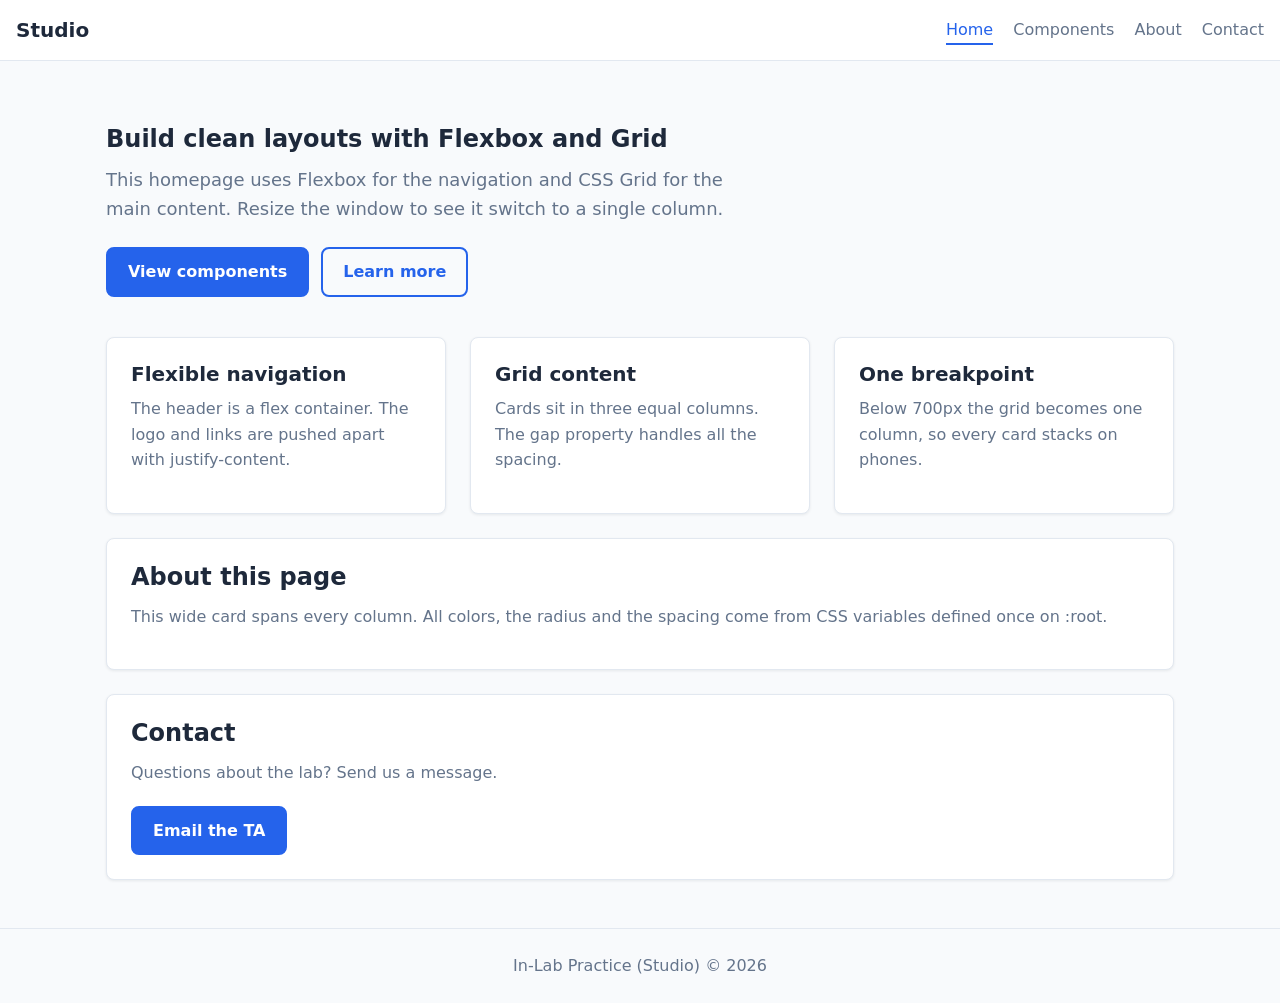
<file: index.html>
<!DOCTYPE html>
<html lang="en">
    <head>
        <meta charset="UTF-8">
        <meta name="viewport" content="width=device-width, initial-scale=1.0">
        <title>Studio - Home</title>
        <link rel="stylesheet" href="css/styles.css">
    </head>
    <body>
        <header class="site-header">
            <a class="logo" href="index.html">Studio</a>
            <nav>
                <ul>
                    <li><a class="active" href="index.html">Home</a></li>
                    <li><a href="components.html">Components</a></li>
                    <li><a href="about.html">About</a></li>
                    <li><a href="contact.html">Contact</a></li>
                </ul>
            </nav>
        </header>
        <div class="container">
            <section class="hero">
                <h1>Build clean layouts with Flexbox and Grid</h1>
                <p>This homepage uses Flexbox for the navigation and CSS Grid for the
                main content. Resize the window to see it switch to a single column.</p>
        <div class="actions">
            <a class="btn" href="components.html">View components</a>
            <a class="btn btn-outline" href="#about">Learn more</a>
        </div>
            </section>
        <main class="grid">
            <article class="card">
            <h3>Flexible navigation</h3>
            <p>The header is a flex container. The logo and links are pushed apart
            with justify-content.</p>
            </article>
            <article class="card">
            <h3>Grid content</h3>
            <p>Cards sit in three equal columns. The gap property handles all the
            spacing.</p>
            </article>
            <article class="card">
            <h3>One breakpoint</h3>
            <p>Below 700px the grid becomes one column, so every card stacks on
            phones.</p>
            </article>
            <section class="card wide" id="about">
            <h2>About this page</h2>
            <p>This wide card spans every column. All colors, the radius and the
            spacing come from CSS variables defined once on :root.</p>
            </section>
            <section class="card wide" id="contact">
                <h2>Contact</h2>
                <p>Questions about the lab? Send us a message.</p>
                <a class="btn" href="mailto:ta@example.com">Email the TA</a>
            </section>
        </main>
        </div>
            <footer class="site-footer">
                <div class="container">In-Lab Practice (Studio) © 2026</div>
            </footer>
    </body>
</html>
</file>
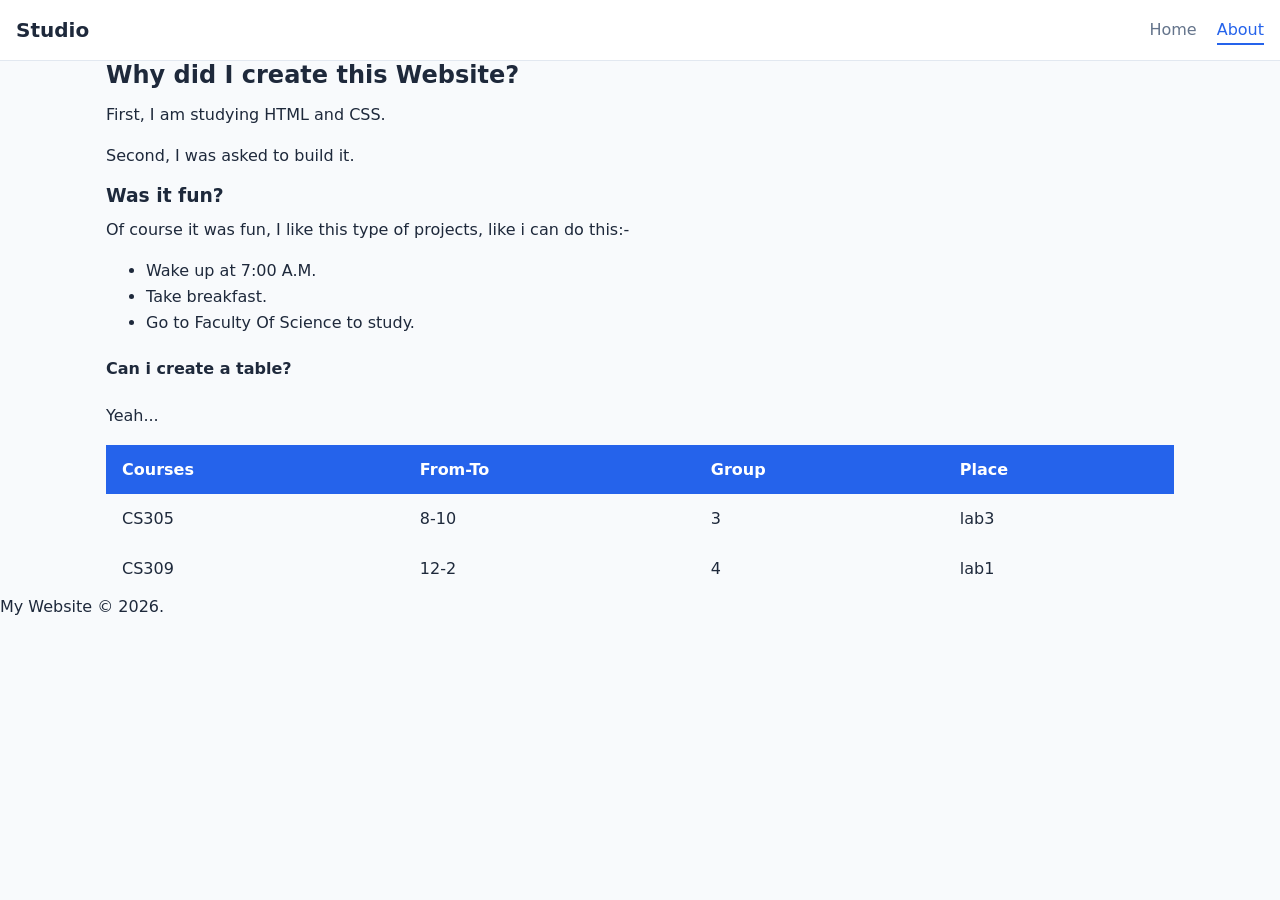
<file: about.html>
<!DOCTYPE html>
<html lang="en">
    <head>
        <meta charset="UTF-8">
        <meta name="viewport" content="width=device-width, initial-scale=1.0">
        <title>About us</title>
        <link rel="stylesheet" href="css/styles.css">
    </head>
    <body>
        <header class="site-header">
            <a class="logo" href="index.html">Studio</a>
            <nav>
                <ul>
                    <li><a href="index.html">Home</a></li>
                    <li><a class="active" href="about.html">About</a></li>
                </ul>
            </nav>
        </header>
        <main class="container">
            <section>
                <h2>Why did I create this Website?</h2>
                <p>First, I am studying HTML and CSS.</p>
                <p>Second, I was asked to build it.</p>
                <h3>Was it fun?</h3>
                <p>Of course it was fun, I like this type of projects, like i can do this:-</p>
                <ul>
                    <li>Wake up at 7:00 A.M.</li>
                    <li>Take breakfast.</li>
                    <li>Go to Faculty Of Science to study.</li>
                </ul>
                <h4>Can i create a table?</h4>
                <p>Yeah...</p>
                <table>
                    <tr>
                        <th>Courses</th>
                        <th>From-To</th>
                        <th>Group</th>
                        <th>Place</th>
                    </tr>
                    <tr>
                        <td>CS305</td>
                        <td>8-10</td>
                        <td>3</td>
                        <td>lab3</td>
                    </tr>
                    <tr>
                        <td>CS309</td>
                        <td>12-2</td>
                        <td>4</td>
                        <td>lab1</td>
                    </tr>
                </table>
            </section>
        </main>
        <footer>My Website © 2026.</footer>
    </body>
</html>
</file>
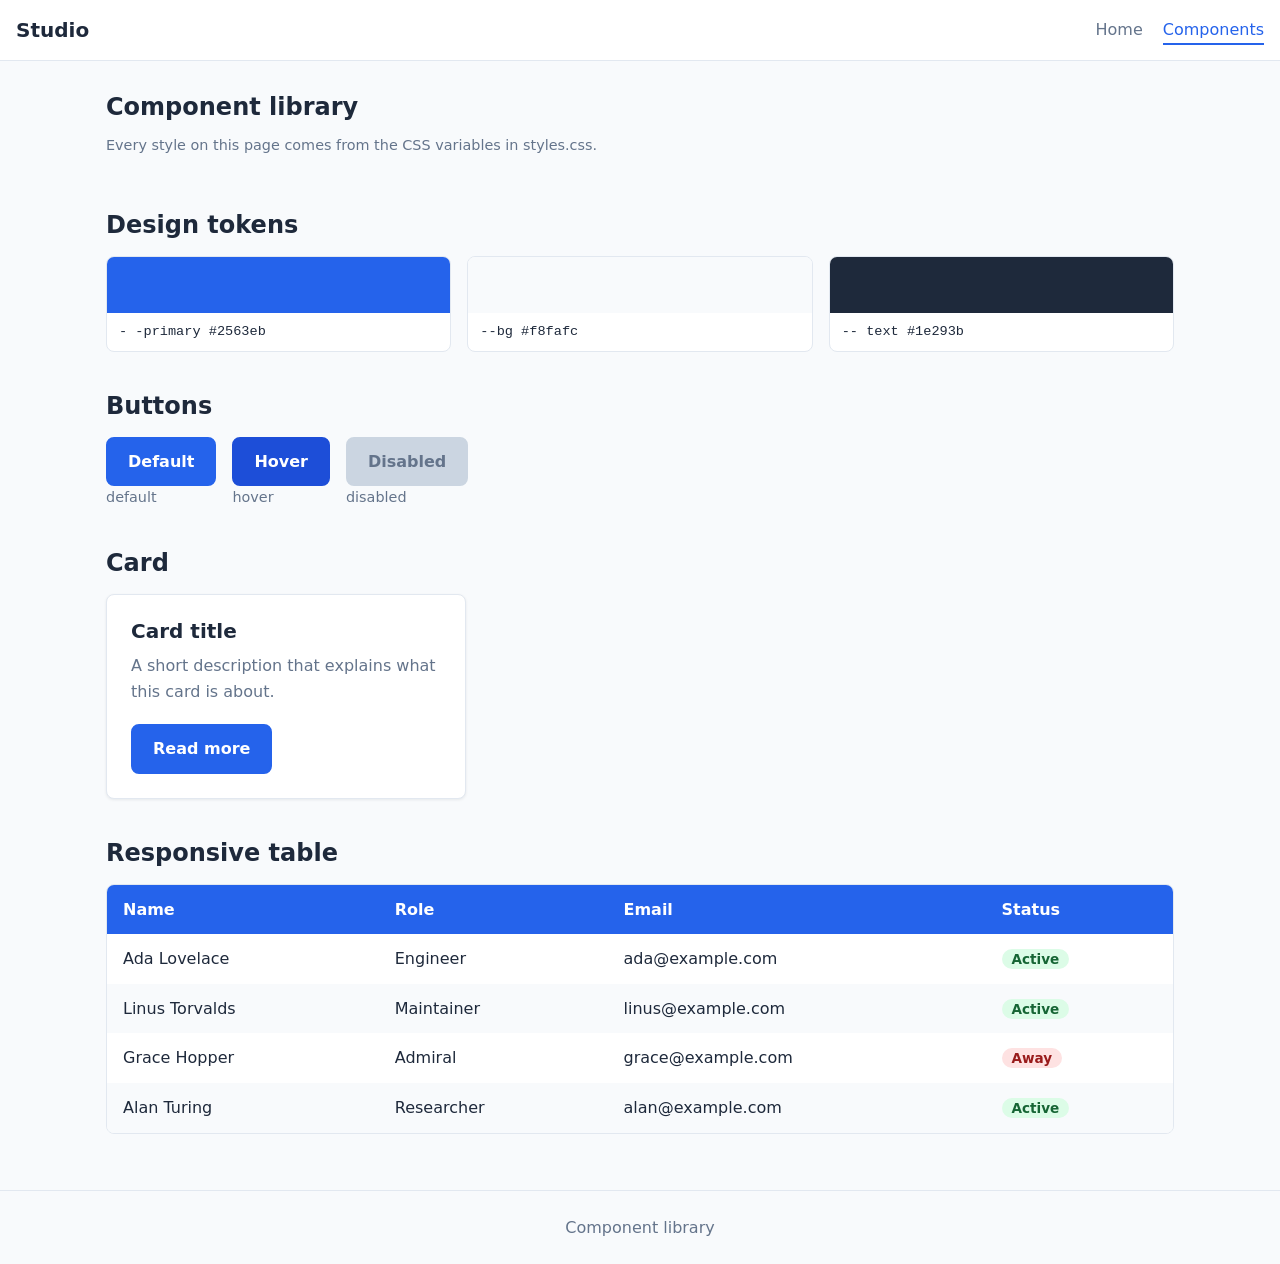
<file: components.html>
<!DOCTYPE html>
    <html lang="en">
        <head>
            <meta charset="UTF-8">
            <meta name="viewport" content="width=device-width, initial-scale=1">
            <title>Studio - Component library</title>
            <link rel="stylesheet" href="css/styles.css">
            </head>
        <body>
            <header class="site-header">
            <a class="logo" href="index.html">Studio</a>
            <nav>
                <ul>
                    <li><a href="index.html">Home</a></li>
                    <li><a class="active" href="components.html">Components</a></li>
</ul>
</nav>
</header>
<main class="container">
<section class="section">
<h1>Component library</h1>
<p class="label">Every style on this page comes from the CSS variables
in styles.css.</p>
</section>
<!-- Design tokens -->
<section class="section">
<h2>Design tokens</h2>
<div class="swatches">
<div class="swatch"><i style="background: var(--primary)"></i><code>-
-primary #2563eb</code></div>
<div class="swatch"><i style="background: var(--bg)"></i><code>--bg
#f8fafc</code></div>
<div class="swatch"><i style="background: var(--text)"></i><code>--
text #1e293b</code></div>
</div>
</section>
<!-- Buttons in three states -->
<section class="section">
<h2>Buttons</h2>
<div class="row">
<div>
<button class="btn">Default</button>
<div class="label">default</div>
</div>
<div>
<button class="btn is-hover">Hover</button>
<div class="label">hover</div>
</div>
<div>
<button class="btn" disabled>Disabled</button>
<div class="label">disabled</div>
</div>
</div>
</section>
<!-- One card component -->
<section class="section">
<h2>Card</h2>
<article class="card" style="max-width: 360px">
<h3>Card title</h3>
<p>A short description that explains what this card is about.</p>
<a class="btn" href="#">Read more</a>
</article>
</section>
<!-- One responsive table -->
<section class="section">
<h2>Responsive table</h2>
<div class="table-wrap">
<table>
<thead>
<tr><th>Name</th><th>Role</th><th>Email</th><th>Status</th></tr>
</thead>
<tbody>
<tr><td>Ada Lovelace</td><td>Engineer</td>
<td>ada@example.com</td><td><span class="badge">Active</span></td></tr>
<tr><td>Linus Torvalds</td><td>Maintainer</td>
<td>linus@example.com</td><td><span class="badge">Active</span></td></tr>
<tr><td>Grace Hopper</td><td>Admiral</td>
<td>grace@example.com</td><td><span class="badge off">Away</span></td></tr>
<tr><td>Alan Turing</td><td>Researcher</td>
<td>alan@example.com</td><td><span class="badge">Active</span></td></tr>
</tbody>
</table>
</div>
</section>
</main>
<footer class="site-footer" style="margin-top: 48px">
<div class="container">Component library</div>
</footer>
</body>
</html>
</file>
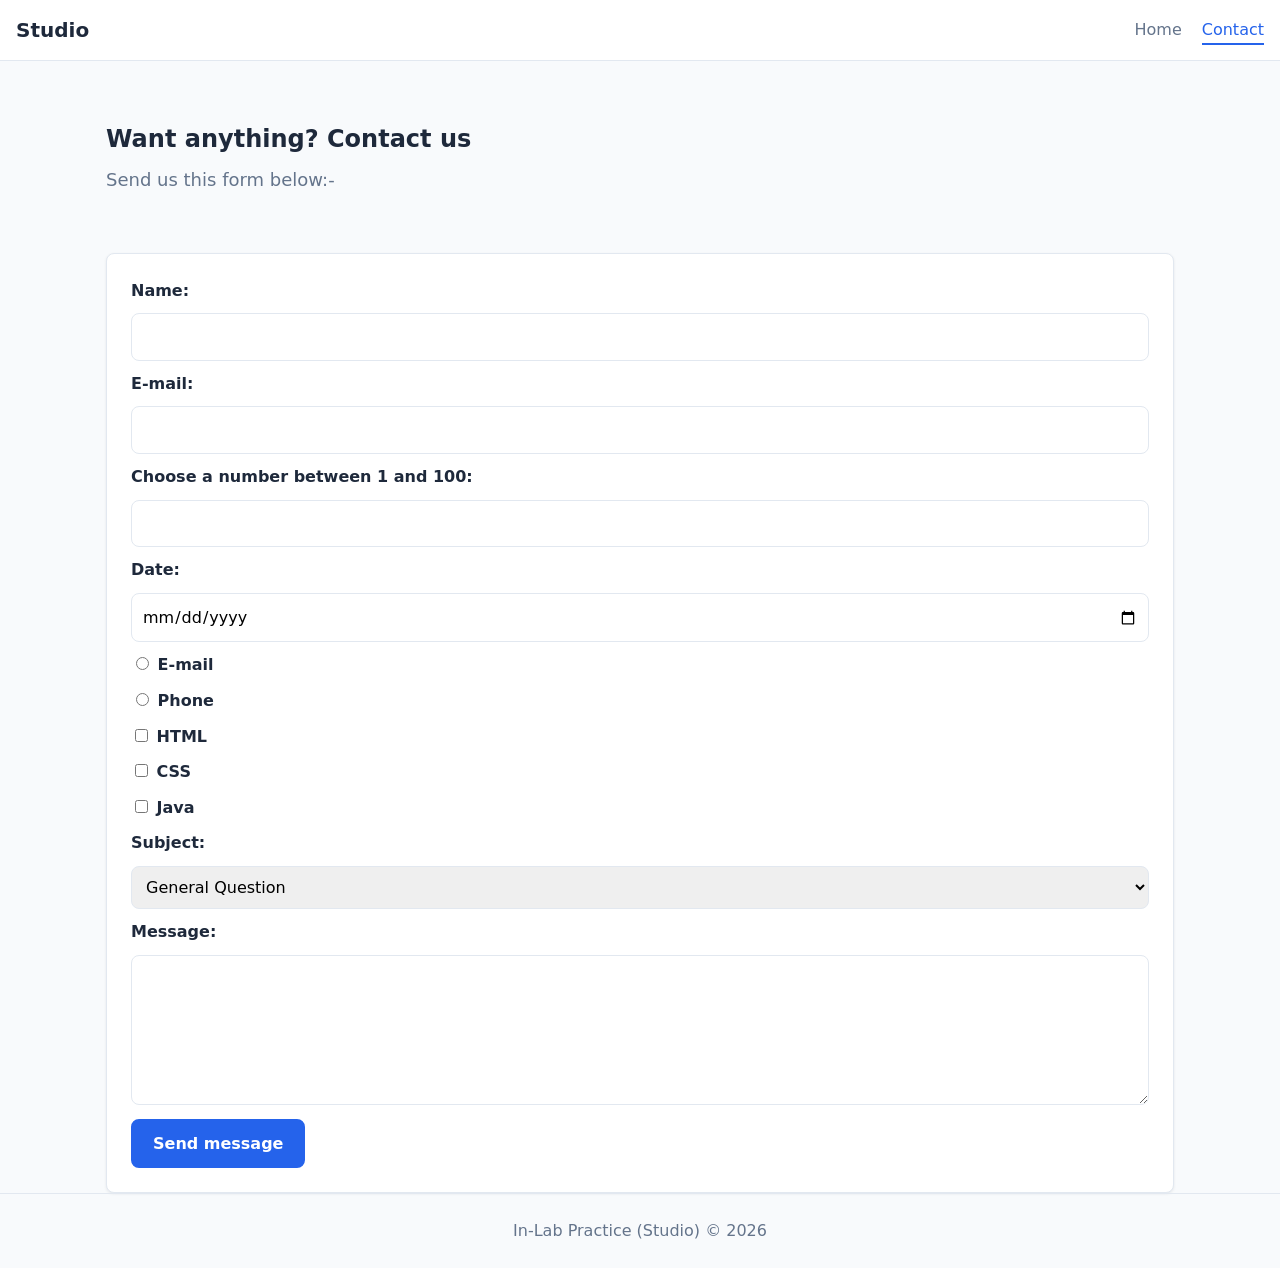
<file: contact.html>
<!DOCTYPE html>
<html lang="en">
    <head>
        <meta charset="UTF-8">
        <meta name="viewport" content="width=device-width, initial-scale=1.0">
        <title>Contact us</title>
        <link rel = "stylesheet" href="css/styles.css">
    </head>
    <body>
        <header class="site-header">
            <a class="logo" href="index.html">Studio</a>
            <nav>
                <ul>
                    <li><a href="index.html">Home</a></li>
                    <li><a class="active" href="contact.html">Contact</a></li>
                </ul>
            </nav>
        </header>
        <main class="container">   
            <section class="hero">
                <h1>Want anything? Contact us</h1>
                <p>Send us this form below:-</p>
            </section>
            <form class="card">
                <label for="name">Name:</label>
                <input type="text" id="name">
                <label for="email">E-mail:</label>
                <input type="email" id="email" name="email">
                <label for="number">Choose a number between 1 and 100:</label>
                <input type="number" id="number" name="number" min="1" max="100">
                <label for="date">Date:</label>
                <input type="date" id="date" name="date">
                <label>
                    <input type="radio" name="contact" value="email">
                    E-mail
                </label>
                <label>
                    <input type="radio" name="contact" value="phone">
                    Phone
                </label>
                <label>
                    <input type="checkbox" name="interest" value="html">
                    HTML
                </label>
                <label>
                    <input type="checkbox" name="interest" value="css">
                    CSS
                </label>
                <label>
                    <input type="checkbox" name="interest" value="java">
                    Java
                </label>
                <label for="subject">Subject:</label>
                <select id="subject" name="subject">
                    <option value="question">General Question</option>
                    <option value="feedback">Feedback</option>
                    <option value="technical">Technical Problems</option>
                    <option value="other">Other</option>
                </select>
                <label for="message">Message:</label>
                <textarea id="message" name="message"></textarea>
                <button type="submit" class="btn">Send message</button>
            </form>
        </main>
        <footer class="site-footer">
            <div class="container">In-Lab Practice (Studio) © 2026</div>
        </footer>
    </body>
</html>
</file>
<file: css/styles.css>
/*body {
    font-family: Arial,  sans-serif;
    background-color: rgb(235, 238, 231);
    margin: 0;
    color: #222;
}
header {
    background-color:rgb(60, 94, 82);
    color: aliceblue;
    padding: 10px;
    padding-left: 20px;
    margin: 0 ;
}
header a {
    color: beige;
}
main {
    max-width: 800px;
    margin: 30px auto;
    padding: 0 20px;
}
section {
    background-color: aliceblue;
    border-radius: 10px;
    padding: 25px;
    margin: 10px;
}
table {
    border-collapse: collapse;
    width: 100%;
}
th,
td {
    text-align: left;
    border: 2px solid darkgray;
    padding: 10px;
}
th {
    background-color:rgb(60, 94, 82);
    color: aliceblue;
}
footer {
    text-align: center;
    padding: 10px;
} */
:root {
    --primary:#2563eb;
    --bg:#f8fafc;
    --text: #1e293b;
    --radius: 8px;
    /* extra variables we will also use */
    --primary-dark: #1d4ed8;
    --surface: #ffffff;
    --border: #e2e8f0;
    --muted: #64748b;
    --space: 16px;
}

* { box-sizing: border-box; }

body {
    margin: 0;
    font-family: system-ui,-apple-system,"Segoe UI", sans-serif;
    background: var(--bg);
    color: var(--text);
    line-height: 1.6;
}

h1, h2, h3 {line-height: 1.2; margin:0 0 .5em;}

p {margin: 0 0 1em;}
a {color:var(--primary);}

.container {
    max-width: 1100px;
    margin: 0 auto;
    padding: 0 var(--space);
}

/* ---------- Navigation = FLEXBOX ---------- */
.site-header {
        display: flex;
        justify-content: space-between; /* logo left, links right */
        align-items: center; /* vertically centered */
        flex-wrap: wrap; /* wrap if the screen is too narrow */
        gap: var(--space);
        padding: 14px var(--space);
        background: var(--surface);
        border-bottom: 1px solid var(--border);
}
.logo { font-weight: 700;
        font-size: 1.25rem; 
        color: var(--text); 
        text-decoration: none; 
}
.site-header ul { 
        display: flex; 
        gap: 20px; 
        list-style: none; 
        margin: 0;
        padding: 0; 
}
.site-header a:not(.logo) { 
        text-decoration: none; 
        color: var(--muted);
        padding: 4px 0; 
}
.site-header a:not(.logo):hover,
.site-header a.active { 
        color: var(--primary); 
        border-bottom: 2px solid var(--primary); 
}
/* ---------- Hero ---------- */
.hero { padding: 64px 0 40px; }
.hero p { max-width: 55ch; color: var(--muted); font-size: 1.125rem; }
.hero .actions { 
    display: flex; gap: 12px;
    flex-wrap: wrap;
    margin-top: 24px;
}
/* ---------- Buttons ---------- */
.btn {
    display: inline-block;
    padding: 10px 20px;
    font: inherit;
    font-weight: 600;
    color: #fff;
    background: var(--primary);
    border: 2px solid var(--primary);
    border-radius: var(--radius);
    text-decoration: none;
    cursor: pointer;
    transition: background .15s, border-color .15s;
}
/* hover state (.is-hover lets us show the hover look without a mouse) */
.btn:hover:not(:disabled),
.btn.is-hover {
    background: var(--primary-dark);
    border-color: var(--primary-dark);
}
.btn:focus-visible { 
    outline: 3px solid #93b4f8; 
    outline-offset: 2px; 
}
/* disabled state */
.btn:disabled {
    background: #cbd5e1;
    border-color: #cbd5e1;
    color: #64748b;
    cursor: not-allowed;
}
.btn-outline { background: transparent; 
    color: var(--primary); 
}
.btn-outline:hover:not(:disabled) { 
    background: var(--primary); 
    color: #fff;
}
/* ---------- Card ---------- */
.card {
    background: var(--surface);
    border: 1px solid var(--border);
    border-radius: var(--radius);
    padding: 24px;
    box-shadow: 0 1px 3px rgba(15, 23, 42, .08);
}
.card h3 { font-size: 1.25rem; }
.card p { color: var(--muted); }
.card .btn { margin-top: 4px; }
/* ---------- Main content = GRID ---------- */
.grid {
    display: grid;
    grid-template-columns: repeat(3, 1fr); /* 3 equal columns */
    gap: 24px;
    padding-bottom: 48px;
}
.grid .wide { grid-column: 1 / -1; } 
/* from the first line to the last = full width */
/* ---------- Footer ---------- */
.site-footer {
    border-top: 1px solid var(--border);
    padding: 24px 0;
    color: var(--muted);
    text-align: center;
}
/* ---------- ONE breakpoint: mobile = single column ---------- */
@media (max-width: 700px) {
    .grid { grid-template-columns: 1fr; }
}
/* ---------- Responsive table ---------- */
.table-wrap {
overflow-x: auto; /* scrolls sideways on small screens */
border: 1px solid var(--border);
border-radius: var(--radius);
background: var(--surface);
}
table { 
    width: 100%; 
    min-width: 520px; 
    border-collapse: collapse; 
}
th, td { 
    padding: 12px 16px; 
    text-align: left; 
}
th { 
    background: var(--primary); 
    color: #fff; 
    white-space: nowrap; 
}
tbody tr:nth-child(even) { 
    background: var(--bg); 
} 
/* zebra rows */
tbody tr:hover { background: #e0e9fd; }
.badge { padding: 2px 10px; 
    border-radius: 999px; 
    font-size: .85rem; 
    font-weight: 600; 
    background: #dcfce7; 
    color: #166534; 
}
.badge.off { 
    background: #fee2e2; 
    color: #991b1b; 
}
/* ---------- Components page helpers ---------- */
.section { padding: 32px 0 8px; }
.section > h2 { margin-bottom: 16px; }
.row { 
    display: flex; 
    flex-wrap: wrap; gap: 16px; 
    align-items: center; 
}
.label { 
    color: var(--muted); 
    font-size: .9rem; 
}
.swatches { 
    display: grid; 
    grid-template-columns: repeat(auto-fit, minmax(140px, 1fr));
    gap: 16px; 
}
.swatch { border: 1px solid var(--border); 
    border-radius: var(--radius);
    overflow: hidden; 
    background: var(--surface); 
}
.swatch i { 
    display: block; 
    height: 56px; 
}
.swatch code { 
    display: block; 
    padding: 8px 12px; 
    font-size: .85rem; 
}
form.card {
    display: flex;
    flex-direction: column;
    gap : 10px;
}
form.card input,
form.card select,
form.card textarea {
    padding: 10px;
    border: 1px solid var(--border);
    border-radius: var(--radius);
    font: inherit;
}
form.card textarea {
    min-height: 150px;
    resize:vertical;
}
form.card label {
    font-weight: 600;
}
form.card .btn {
    width: fit-content;
    padding: 10px 20px;
}
input[type="date"] {
    padding: 12px;
    font-size: 16px;
}
</file>
